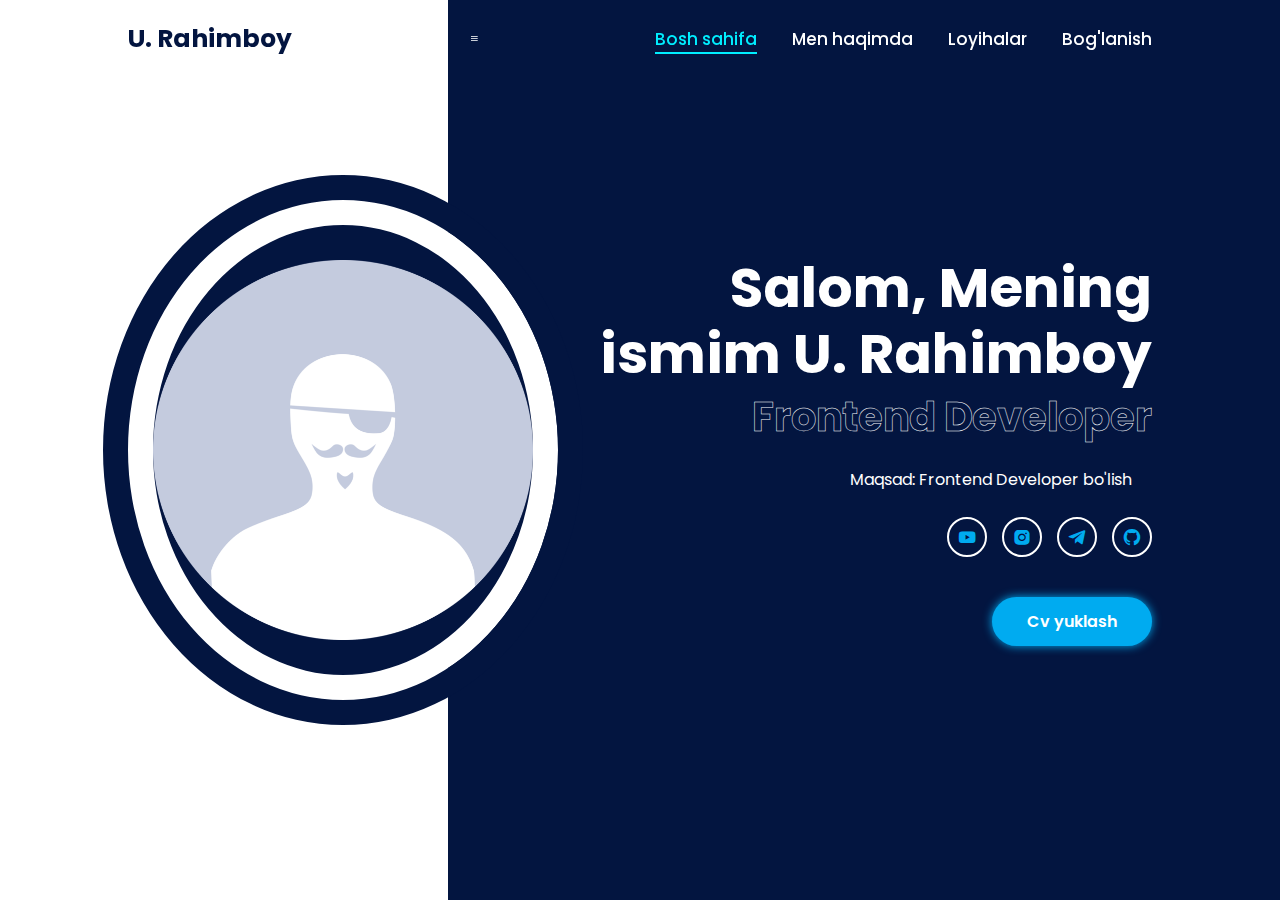
<file: index.html>
<!DOCTYPE html>
<html lang="en">

<head>
    <meta charset="UTF-8">
    <meta name="viewport" content="width=device-width, initial-scale=1.0">
    <link href='https://unpkg.com/boxicons@2.1.4/css/boxicons.min.css' rel='stylesheet'>
    <title>Document</title>
    <link rel="stylesheet" href="style.css">
</head>

<body>
    <header class="header">
        <a href="#" class="logo">U. Rahimboy</a>
        
        <!-- Mobil menyu tugmasi -->
        <i class='bx bx-menu' id="menu-icon"></i>
        
        <nav class="nav">
            <a href="index.html" class="active">Bosh sahifa</a>
            <a href="about.html">Men haqimda</a>
            <a href="projects.html">Loyihalar</a>
            <a href="contact.html">Bog'lanish</a>
        </nav>
    </header>
    <section class="home">
        <div class="home-image">
            <img src="./img/img.jpg" alt="">
        </div>
        <div class="home-content">
            <h1>Salom, Mening ismim <span>U. Rahimboy</span></h1>
            <h3>Frontend Developer</h3>
            <p>Maqsad: Frontend Developer bo'lish</p>
            <div class="home-sci">
                <a href="https://www.youtube.com/@uzrx7"><i class='bx bxl-youtube'></i></a>
                <a href="https://www.instagram.com/rah1m4ik252/"><i class='bx bxl-instagram-alt'></i></a>
                <a href="https://t.me/UE5MODS"><i class='bx bxl-telegram'></i></a>
                <a href="https://github.com/Rahimboy-252"><i class='bx bxl-github'></i></a>
            </div>
            <a href="" class="btn">Cv yuklash </a>
        </div>
    </section>
    <script src="script.js"></script>
</body>

</html>
</file>
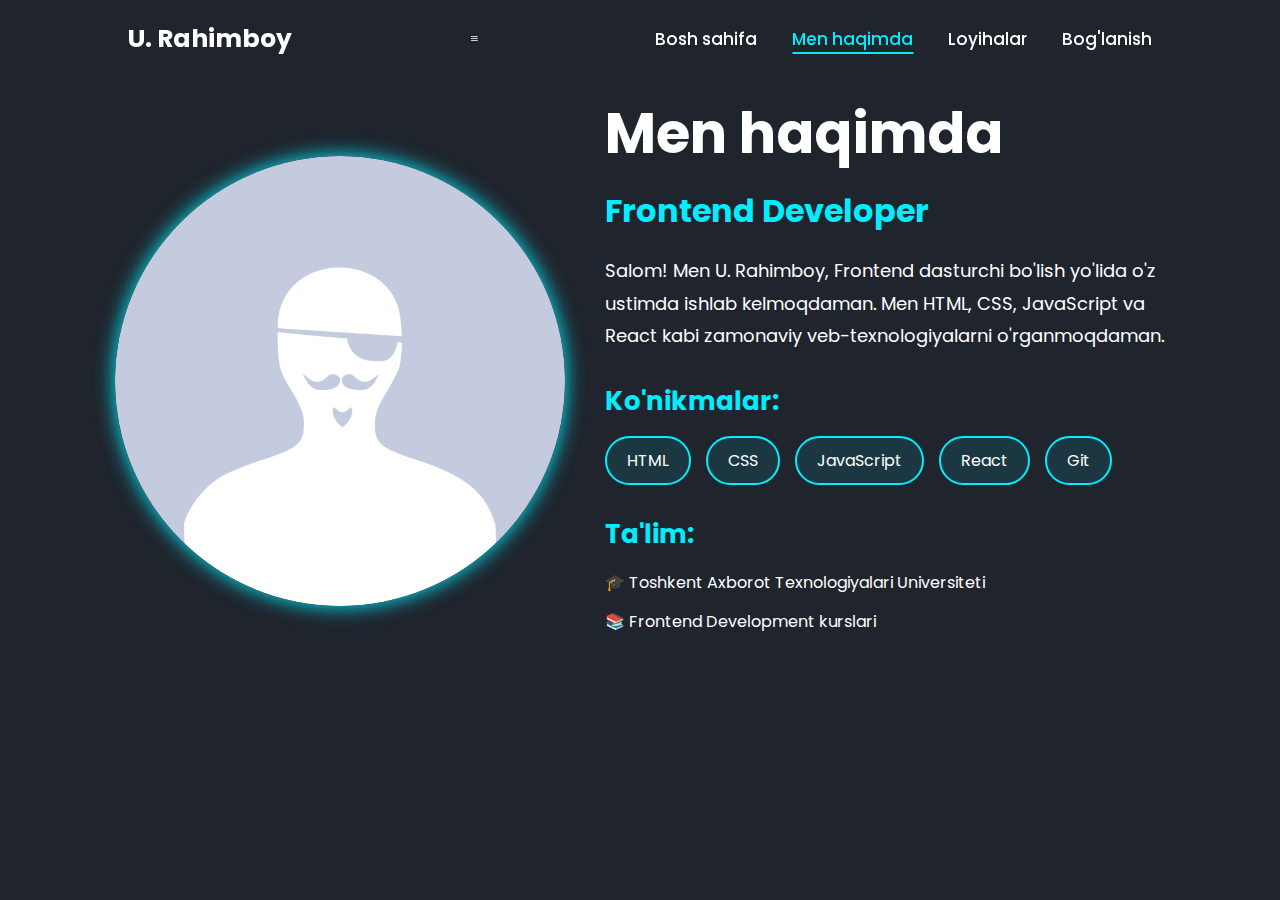
<file: about.html>
<!DOCTYPE html>
<html lang="en">

<head>
    <meta charset="UTF-8">
    <meta name="viewport" content="width=device-width, initial-scale=1.0">
    <title>Men haqimda</title>
    <link href="https://fonts.googleapis.com/css2?family=Poppins:wght@300;400;500;600;700;800;900&display=swap" rel="stylesheet">
    <link rel="stylesheet" href="style.css">
    <link href='https://unpkg.com/boxicons@2.1.4/css/boxicons.min.css' rel='stylesheet'>
</head>

<body>
    <header class="header">
        <a href="#" class="logo" style="color: #fff;">U. Rahimboy</a>
        <i class='bx bx-menu' id="menu-icon"></i>
        <nav class="nav">
            <a href="index.html">Bosh sahifa</a>
            <a href="about.html" class="active">Men haqimda</a>
            <a href="projects.html">Loyihalar</a>
            <a href="contact.html">Bog'lanish</a>
        </nav>
    </header>

    <section class="about-section">
        <div class="about-container">
            <div class="about-img">
                <img src="./img/img.jpg" alt="Men haqimda rasm">
            </div>
            <div class="about-content">
                <h2 class="about-title">Men haqimda</h2>
                <h3 class="about-subtitle">Frontend Developer</h3>
                <p class="about-text">Salom! Men U. Rahimboy, Frontend dasturchi bo'lish yo'lida o'z ustimda ishlab kelmoqdaman. Men HTML, CSS, JavaScript va React kabi zamonaviy veb-texnologiyalarni o'rganmoqdaman.</p>
                
                <div class="about-skills">
                    <h3>Ko'nikmalar:</h3>
                    <div class="skill-box">
                        <span>HTML</span>
                        <span>CSS</span>
                        <span>JavaScript</span>
                        <span>React</span>
                        <span>Git</span>
                    </div>
                </div>

                <div class="about-edu">
                    <h3>Ta'lim:</h3>
                    <p>🎓 Toshkent Axborot Texnologiyalari Universiteti</p>
                    <p>📚 Frontend Development kurslari</p>
                </div>
            </div>
        </div>
    </section>
    <script src="script.js"></script>
</body>

</html>
</file>
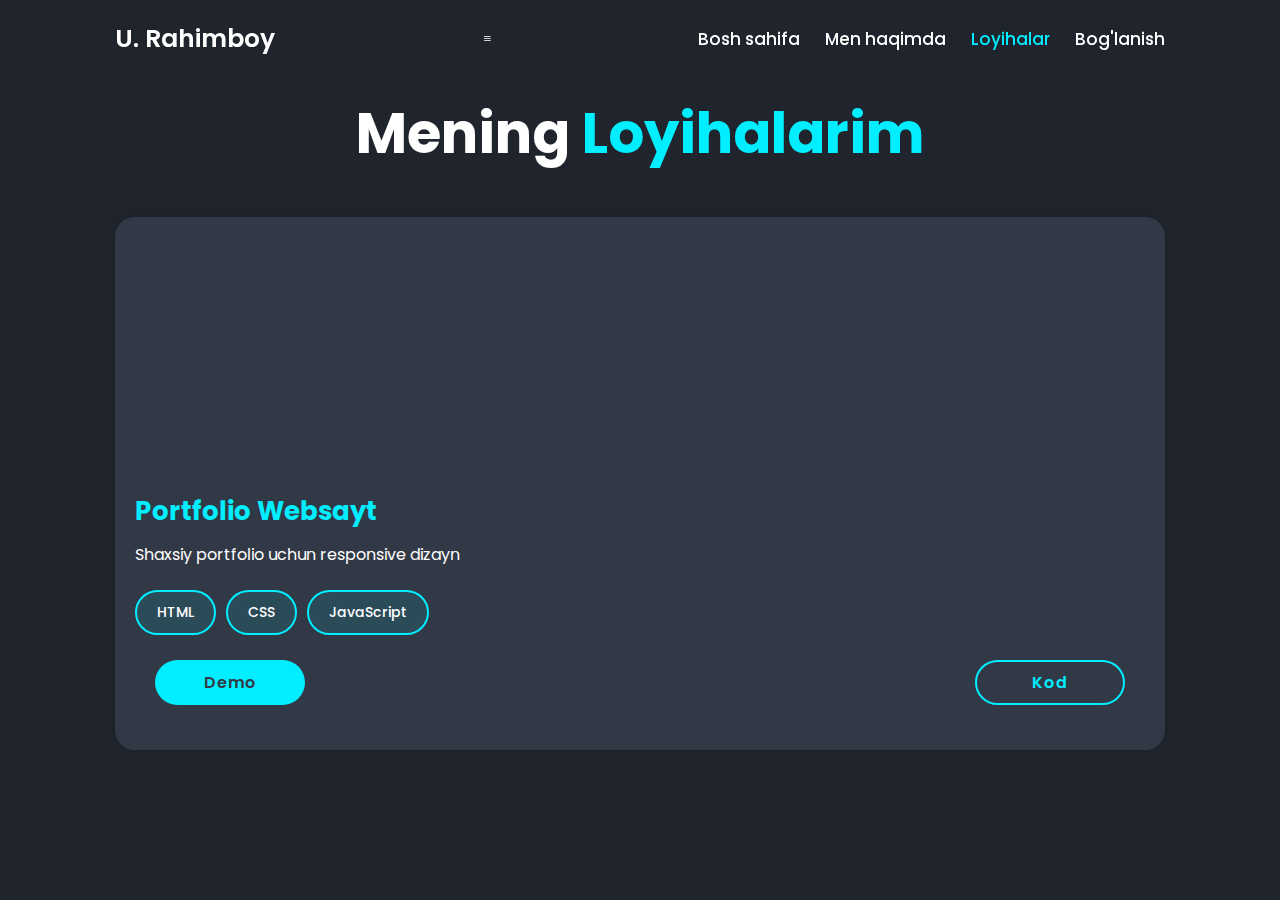
<file: projects.html>
<!DOCTYPE html>
<html lang="en">
<head>
    <meta charset="UTF-8">
    <meta name="viewport" content="width=device-width, initial-scale=1.0">
    <title>Loyihalar</title>
    <!-- Google Fonts -->
    <link href="https://fonts.googleapis.com/css2?family=Poppins:wght@300;400;500;600;700;800;900&display=swap" rel="stylesheet">
    <!-- Custom CSS -->
    <link rel="stylesheet" href="projects.css">
    <link href='https://unpkg.com/boxicons@2.1.4/css/boxicons.min.css' rel='stylesheet'>
</head>
<body>
    <header class="header">
        <a href="#" class="logo" style="color: #fff;">U. Rahimboy</a>
        <i class='bx bx-menu' id="menu-icon"></i>
        <nav class="nav">
            <a href="index.html">Bosh sahifa</a>
            <a href="about.html">Men haqimda</a>
            <a href="projects.html" class="active">Loyihalar</a>
            <a href="contact.html">Bog'lanish</a>
        </nav>
    </header>

    <section class="projects-section">
        <div style="text-align: center;">
            <h2 class="projects-title">Mening <span>Loyihalarim</span></h2>
        </div>
        
        <div class="projects-container">
            <div class="project-card">
                <div class="project-img">
                </div>
                <div class="project-info">
                    <h3>Portfolio Websayt</h3>
                    <p>Shaxsiy portfolio uchun responsive dizayn</p>
                    <div class="project-tech">
                        <span>HTML</span>
                        <span>CSS</span>
                        <span>JavaScript</span>
                    </div>
                    <div class="project-links">
                        <a href="#" class="demo-btn">Demo</a>
                        <a href="#" class="code-btn">Kod</a>
                    </div>
                </div>
            </div>
        </div>
    </section>
    <script src="script.js"></script>
</body>
</html>
</file>
<file: style.css>
@import url('https://fonts.googleapis.com/css2?family=Poppins:wght@300;400;500;600;700&display=swap');

* {
    margin: 0;
    padding: 0;
    box-sizing: border-box;
    font-family: 'Poppins', sans-serif;
    text-decoration: none;
    border: none;
    outline: none;
    scroll-behavior: smooth;
}

:root {
    --bg-color: #1f242d;
    --second-bg-color: #323946;
    --text-color: #fff;
    --main-color: #0ef;
}

html {
    font-size: 62.5%;
    overflow-x: hidden;
}

body {
    background: var(--bg-color);
    color: var(--text-color);
}

.header {
    position: fixed;
    top: 0;
    left: 0;
    width: 100%;
    padding: 20px 10%;
    background: transparent;
    display: flex;
    justify-content: space-between;
    align-items: center;
    z-index: 100;
}

.logo {
    font-size: 25px;
    color: #031540;
    text-decoration: none;
    font-weight: 700;
}

.nav {
    display: flex;
    gap: 3.5rem;
}

.nav a {
    font-size: 1.7rem;
    color: var(--text-color);
    font-weight: 500;
    transition: .3s;
    position: relative;
}

.nav a::before {
    content: '';
    position: absolute;
    top: 100%;
    left: 50%;
    transform: translateX(-50%);
    width: 0;
    height: .2rem;
    background: var(--main-color);
    transition: .3s ease;
}

.nav a:hover::before,
.nav a.active::before {
    width: 100%;
}

.nav a:hover,
.nav a.active {
    color: var(--main-color);
}

.home {
    height: 100vh;
    background: linear-gradient(-90deg, #031540 65%, #fff 35%);
    display: flex;
    align-items: center;
    justify-content: space-between;
    padding: 0 10%;
}

.home-image {
    display: flex;
    justify-content: center;
    align-items: center;
    width: 500px;
    height: 500px;
    background: #031540;
    border-radius: 50%;
    border: 25px solid #fff;
    outline: 25px solid #031540;
}

.home-image img {
    position: relative;
    max-width: 380px;
}

.home-content {
    max-width: 600px;
    color: #fff;
    text-align: right;
}

.home-content h1 {
    font-size: 55px;
    line-height: 1.2;
}

.home-content h3 {
    font-size: 40px;
    color: transparent;
    -webkit-text-stroke: .5px #fff;
    background-image: linear-gradient(#00abf0, #00abf0);
    background-repeat: no-repeat;
    background-clip: text;
    background-position: -410px 0;
    animation: animateText 6s linear infinite;
}

@keyframes animateText {
    0%,95%,100% {
        background-position: -410px 0;
    }
    65%,85% {
        background-position: 600px 0;
    }
}

.home-content p {
    font-size: 16px;
    margin: 20px;
}

.home-sci a {
    display: inline-flex;
    width: 40px;
    height: 40px;
    background: transparent;
    border: 2px solid #fff;
    border-radius: 50%;
    font-size: 20px;
    color: #00abf0;
    text-decoration: none;
    justify-content: center;
    align-items: center;
    margin-left: 12px;
    transition: .5s;
}

.home-sci {
    margin: 25px 0 40px;
}

.home-sci a:hover {
    background: #00abf0;
    color: #fff;
    box-shadow: 0 0 10px #00abf0;
}

.btn {
    padding: 12px 35px;
    display: inline-block;
    background: #00abf0;
    border-radius: 40px;
    font-size: 16px;
    color: #fff;
    text-decoration: none;
    font-weight: 600;
    box-shadow: 0 0 10px #00abf0;
    transition: .5s;
}

.btn:hover {
    box-shadow: none;
    background: transparent;
}

.about-nav {
    position: fixed;
    top: 0;
    left: 0;
    width: 100%;
    padding: 2rem 9%;
    background: rgba(31, 36, 45, 0.9);
    backdrop-filter: blur(10px);
    display: flex;
    justify-content: space-between;
    align-items: center;
    z-index: 100;
}

.about-logo {
    font-size: 2.5rem;
    color: var(--text-color);
    font-weight: 600;
    cursor: pointer;
}

.about-logo:hover {
    color: var(--main-color);
}

.about-menu {
    display: flex;
    gap: 3.5rem;
}

.about-menu a {
    font-size: 1.7rem;
    color: var(--text-color);
    font-weight: 500;
    transition: .3s;
    position: relative;
}

.about-menu a::before {
    content: '';
    position: absolute;
    top: 100%;
    left: 50%;
    transform: translateX(-50%);
    width: 0;
    height: .2rem;
    background: var(--main-color);
    transition: .3s ease;
}

.about-menu a:hover::before,
.about-menu a.active::before {
    width: 100%;
}

.about-menu a:hover,
.about-menu a.active {
    color: var(--main-color);
}

.about-menu a.active {
    color: var(--main-color);
}

.about-menu a.active::before {
    width: 100%;
}

.about-section {
    min-height: 100vh;
    padding: 10rem 9% 2rem;
}

.about-container {
    display: flex;
    justify-content: center;
    align-items: center;
    gap: 4rem;
    max-width: 1200px;
    margin: 0 auto;
}

.about-img {
    flex: 1;
    max-width: 450px;
    position: relative;
}

.about-img img {
    width: 100%;
    border-radius: 50%;
    box-shadow: 0 0 2rem var(--main-color);
    animation: floatImage 4s ease-in-out infinite;
}

@keyframes floatImage {
    0% {
        transform: translateY(0);
    }
    50% {
        transform: translateY(-2.4rem);
    }
    100% {
        transform: translateY(0);
    }
}

.about-content {
    flex: 1;
}

.about-title {
    font-size: 5.6rem;
    margin-bottom: 2rem;
    line-height: 1.2;
    color: var(--text-color);
}

.about-title span {
    color: var(--main-color);
}

.about-subtitle {
    font-size: 3.2rem;
    color: var(--main-color);
    margin-bottom: 2rem;
}

.about-text {
    font-size: 1.8rem;
    line-height: 1.8;
    margin-bottom: 3rem;
}

.about-skills, .about-edu {
    margin-bottom: 3rem;
}

.about-skills h3, .about-edu h3 {
    font-size: 2.6rem;
    margin-bottom: 1.5rem;
    color: var(--main-color);
}

.skill-box {
    display: flex;
    flex-wrap: wrap;
    gap: 1.5rem;
}

.skill-box span {
    padding: 1rem 2rem;
    background: rgba(0, 238, 255, 0.1);
    border: .2rem solid var(--main-color);
    border-radius: 4rem;
    font-size: 1.6rem;
    color: var(--text-color);
    transition: .5s ease;
}

.skill-box span:hover {
    background: var(--main-color);
    color: var(--second-bg-color);
    box-shadow: 0 0 1rem var(--main-color);
}

.about-edu p {
    font-size: 1.6rem;
    margin-bottom: 1rem;
    line-height: 1.8;
}

/* Universal responsive dizayn */
@media (max-width: 1200px) {
    html {
        font-size: 95%;
    }

    .about-container,
    .projects-container,
    .contact-container {
        padding: 0 3%;
    }
}

@media (max-width: 991px) {
    .header,
    .about-nav {
        padding: 2rem 3%;
    }

    section {
        padding: 10rem 3% 2rem;
    }

    .about-section,
    .projects-section,
    .contact-section {
        padding: 7rem 3% 2rem;
    }

    .about-container {
        flex-direction: column;
        text-align: center;
    }

    .about-img {
        max-width: 70%;
    }

    .about-title {
        font-size: 5rem;
    }

    .skill-box {
        justify-content: center;
    }

    .projects-container {
        grid-template-columns: repeat(2, 1fr);
        gap: 2rem;
    }
}

@media (max-width: 768px) {
    #menu-icon {
        display: block;
        color: #fff;
        font-size: 2.5rem;
        order: -1;
    }

    .header {
        background: transparent;
    }

    .blur-overlay {
        display: none;
        position: fixed;
        top: 0;
        left: 0;
        width: 100%;
        height: 100%;
        background: rgba(0, 0, 0, 0.5);
        backdrop-filter: blur(5px);
        z-index: 99;
    }

    .blur-overlay.active {
        display: block;
    }

    .nav {
        position: fixed;
        top: 0;
        left: -50%;
        width: 50%;
        height: 100vh;
        padding: 6rem 2rem 2rem;
        background: #031540;
        box-shadow: 0 0 10px rgba(0, 0, 0, 0.3);
        transition: .25s ease;
        z-index: 100;
        display: flex;
        flex-direction: column;
        align-items: flex-start;
        gap: 2rem;
    }

    .nav.active,
    .about .nav.active,
    .projects .nav.active,
    .contact .nav.active {
        left: 0;
    }

    .blur-overlay {
        display: none;
        position: fixed;
        top: 0;
        left: 0;
        width: 100%;
        height: 100%;
        background: rgba(0, 0, 0, 0.5);
        backdrop-filter: blur(5px);
        z-index: 99;
    }

    .blur-overlay.active {
        display: block;
    }

    .nav a {
        display: block;
        font-size: 2rem;
        padding: 1rem 0;
        color: #fff;
        width: 100%;
        border-bottom: 1px solid rgba(255, 255, 255, 0.1);
    }

    .nav a:last-child {
        border-bottom: none;
    }

    .nav a:hover {
        padding-left: 10px;
        color: var(--main-color);
    }

    .logo {
        color: #fff;
    }

    .about-menu {
        position: fixed;
        top: 0;
        left: -100%;
        width: 100%;
        padding: 1rem 4%;
        background: var(--bg-color);
        box-shadow: 0 .5rem 1rem rgba(0, 0, 0, .2);
        transition: .25s ease;
        transition-delay: .25s;
        flex-direction: column;
        gap: 0;
    }

    .about-menu.active {
        left: 0;
        transition-delay: 0s;
    }

    .about-menu a {
        display: block;
        font-size: 1.5rem;
        margin: 2rem 0;
    }

    /* Home page */
    .home {
        flex-direction: column;
        background: linear-gradient(180deg, #031540 65%, #fff 35%);
        padding-top: 6rem;
    }

    .home-content {
        text-align: center;
        margin-bottom: 4rem;
    }

    .home-image {
        width: 300px;
        height: 300px;
    }

    .home-image img {
        max-width: 250px;
    }

    /* About page */
    .about-content {
        flex-direction: column;
    }

    .about-img {
        width: 70vw;
        margin-bottom: 2rem;
    }

    .about-text {
        text-align: center;
    }

    /* Projects page */
    .projects-container {
        grid-template-columns: repeat(2, 1fr);
        gap: 1.5rem;
    }

    /* Contact page */
    .contact form {
        width: 90%;
        margin: 0 auto;
    }

    body {
        background: #031540 !important;
    }

    .home {
        background: #031540;
    }

    section {
        background: #031540;
    }

    .about, 
    .projects, 
    .contact,
    .portfolio {
        background: #031540;
    }

    .footer {
        background: #031540;
    }
}

@media (max-width: 617px) {
    .projects-container {
        grid-template-columns: 1fr;
    }

    .project-box {
        padding: 1.5rem;
    }

    .about-title {
        font-size: 4rem;
    }

    .about-subtitle {
        font-size: 2.5rem;
    }
}

@media (max-width: 450px) {
    html {
        font-size: 50%;
    }

    /* Home page */
    .home-content h1 {
        font-size: 4rem;
    }

    .home-content h3 {
        font-size: 2.5rem;
    }

    .home-image {
        width: 250px;
        height: 250px;
    }

    .home-image img {
        max-width: 200px;
    }

    /* About page */
    .about-img {
        width: 90vw;
    }

    .about-text {
        font-size: 1.6rem;
    }

    .skill-box span {
        padding: 0.8rem 1.5rem;
        font-size: 1.4rem;
    }

    /* Contact page */
    .contact form {
        width: 100%;
    }

    .contact form .input-box input {
        width: 100%;
    }

    .about-menu,
    .nav {
        gap: 1.5rem;
    }

    .about-menu a,
    .nav a {
        font-size: 1.5rem;
    }
}

@media (max-width: 365px) {
    .home-image {
        width: 200px;
        height: 200px;
    }

    .home-image img {
        max-width: 150px;
    }

    .about-img {
        width: 95vw;
    }

    .footer {
        flex-direction: column-reverse;
    }

    .footer p {
        text-align: center;
        margin-top: 2rem;
    }

    .contact form .input-box {
        flex-direction: column;
    }

    .contact form textarea {
        height: 15rem;
    }
}

/* Projects sahifasi uchun asosiy stillar */
.projects {
    background: #031540;
    color: #fff;
}

.projects header {
    position: fixed;
    top: 0;
    left: 0;
    width: 100%;
    padding: 2rem 9%;
    background: transparent;
    display: flex;
    justify-content: space-between;
    align-items: center;
    z-index: 100;
}

.projects .logo {
    font-size: 2.5rem;
    color: #fff;
    font-weight: 600;
    cursor: pointer;
    text-decoration: none;
}

.projects .nav {
    display: flex;
    gap: 2.5rem;
}

.projects .nav a {
    font-size: 1.7rem;
    color: #fff;
    font-weight: 500;
    text-decoration: none;
    transition: .3s;
}

.projects .nav a:hover,
.projects .nav a.active {
    color: var(--main-color);
}

/* Projects sahifasi uchun responsive dizayn */
@media (max-width: 768px) {
    .projects header {
        padding: 2rem 3%;
    }

    .projects #menu-icon {
        display: block;
        color: #fff;
        font-size: 2.5rem;
        order: -1;
    }

    .projects .nav {
        position: fixed;
        top: 0;
        left: -50%;
        width: 50%;
        height: 100vh;
        padding: 6rem 2rem 2rem;
        background: #031540;
        box-shadow: 0 0 10px rgba(0, 0, 0, 0.3);
        transition: .25s ease;
        z-index: 100;
        display: flex;
        flex-direction: column;
        align-items: flex-start;
        gap: 2rem;
    }

    .projects .nav.active {
        left: 0;
    }

    .projects .nav a {
        display: block;
        font-size: 2rem;
        padding: 1rem 0;
        color: #fff;
        width: 100%;
        border-bottom: 1px solid rgba(255, 255, 255, 0.1);
    }

    .projects .nav a:last-child {
        border-bottom: none;
    }
}
</file>
<file: projects.css>
* {
    margin: 0;
    padding: 0;
    box-sizing: border-box;
    font-family: 'Poppins', sans-serif;
    text-decoration: none;
    border: none;
    outline: none;
    scroll-behavior: smooth;
}

:root {
    --bg-color: #1f242d;
    --second-bg-color: #323946;
    --text-color: #fff;
    --main-color: #0ef;
}

html {
    font-size: 62.5%;
    overflow-x: hidden;
}

body {
    background: var(--bg-color);
    color: var(--text-color);
}

/* Projects sahifasi uchun header va navigatsiya */
.header {
    position: fixed;
    top: 0;
    left: 0;
    width: 100%;
    padding: 2rem 9%;
    background: transparent;
    display: flex;
    justify-content: space-between;
    align-items: center;
    z-index: 100;
}

.logo {
    font-size: 2.5rem;
    color: #fff;
    font-weight: 600;
    cursor: pointer;
    text-decoration: none;
}

.nav {
    display: flex;
    gap: 2.5rem;
}

.nav a {
    font-size: 1.7rem;
    color: #fff;
    font-weight: 500;
    text-decoration: none;
    transition: .3s;
}

.nav a:hover,
.nav a.active {
    color: var(--main-color);
}

/* Mobil versiya uchun stillar */
@media (max-width: 768px) {
    .header {
        padding: 2rem 3%;
    }

    #menu-icon {
        display: block !important;
        color: #fff;
        font-size: 2.5rem;
        order: -1;
        z-index: 101;
        cursor: pointer;
    }

    .nav {
        position: fixed;
        top: 0;
        left: -50%;
        width: 50%;
        height: 100vh;
        padding: 6rem 2rem 2rem;
        background: #031540;
        box-shadow: 0 0 10px rgba(0, 0, 0, 0.3);
        transition: .25s ease;
        z-index: 100;
        display: flex;
        flex-direction: column;
        align-items: flex-start;
        gap: 2rem;
    }

    .nav.active {
        left: 0;
    }

    .nav a {
        display: block;
        font-size: 2rem;
        padding: 1rem 0;
        color: #fff;
        width: 100%;
        border-bottom: 1px solid rgba(255, 255, 255, 0.1);
    }

    .nav a:last-child {
        border-bottom: none;
    }
}

/* Loyihalar bo'limi */
.projects-section {
    min-height: 100vh;
    padding: 10rem 9% 2rem;
}

.projects-title {
    position: relative;
    text-align: center;
    font-size: 5.6rem;
    margin-bottom: 5rem;
    line-height: 1.2;
    display: inline-block;
}

.projects-title span {
    color: var(--main-color);
}

.projects-container {
    display: grid;
    grid-template-columns: repeat(auto-fit, minmax(350px, 1fr));
    gap: 2.5rem;
    margin: 0 auto;
}

.project-card {
    position: relative;
    border-radius: 2rem;
    box-shadow: 0 0 1rem rgba(0, 0, 0, .1);
    overflow: hidden;
    display: flex;
    flex-direction: column;
    background: var(--second-bg-color);
    padding-bottom: 2rem;
    transition: .5s ease;
}

.project-card:hover {
    transform: scale(1.02);
    box-shadow: 0 0 2rem var(--main-color);
}

.project-img {
    width: 100%;
    height: 250px;
    overflow: hidden;
}

.project-img img {
    width: 100%;
    height: 100%;
    object-fit: cover;
    transition: .5s ease;
}

.project-card:hover .project-img img {
    transform: scale(1.1);
}

.project-info {
    padding: 2.5rem 2rem;
    flex: 1;
}

.project-info h3 {
    font-size: 2.6rem;
    font-weight: 700;
    margin-bottom: 1rem;
    color: var(--main-color);
}

.project-info p {
    font-size: 1.6rem;
    margin-bottom: 2rem;
    line-height: 1.8;
}

.project-tech {
    display: flex;
    flex-wrap: wrap;
    gap: 1rem;
    margin-bottom: 2.5rem;
}

.project-tech span {
    padding: 1rem 2rem;
    background: rgba(0, 238, 255, 0.1);
    border: .2rem solid var(--main-color);
    border-radius: 4rem;
    font-size: 1.4rem;
    font-weight: 500;
    color: var(--text-color);
    transition: .5s ease;
}

.project-tech span:hover {
    background: var(--main-color);
    color: var(--second-bg-color);
    box-shadow: 0 0 1rem var(--main-color);
}

.project-links {
    display: flex;
    justify-content: space-between;
    padding: 0 2rem;
}

.project-links a {
    display: inline-flex;
    justify-content: center;
    align-items: center;
    width: 15rem;
    height: 4.5rem;
    border-radius: 4rem;
    font-size: 1.6rem;
    font-weight: 600;
    letter-spacing: .1rem;
    transition: .5s ease;
}

.demo-btn {
    background: var(--main-color);
    color: var(--second-bg-color);
}

.code-btn {
    border: .2rem solid var(--main-color);
    color: var(--main-color);
}

.demo-btn:hover, .code-btn:hover {
    box-shadow: 0 0 1rem var(--main-color);
}

.code-btn:hover {
    background: var(--main-color);
    color: var(--second-bg-color);
}

/* BREAKPOINTS */
@media (max-width: 1200px) {
    html {
        font-size: 55%;
    }
}

@media (max-width: 991px) {
    .projects-section {
        padding: 10rem 3% 2rem;
    }

    .projects-container {
        grid-template-columns: repeat(auto-fit, minmax(300px, 1fr));
    }
}

@media (max-width: 450px) {
    html {
        font-size: 50%;
    }
}

@media (max-width: 365px) {
    .projects-title {
        font-size: 3.6rem;
    }
}
</file>
